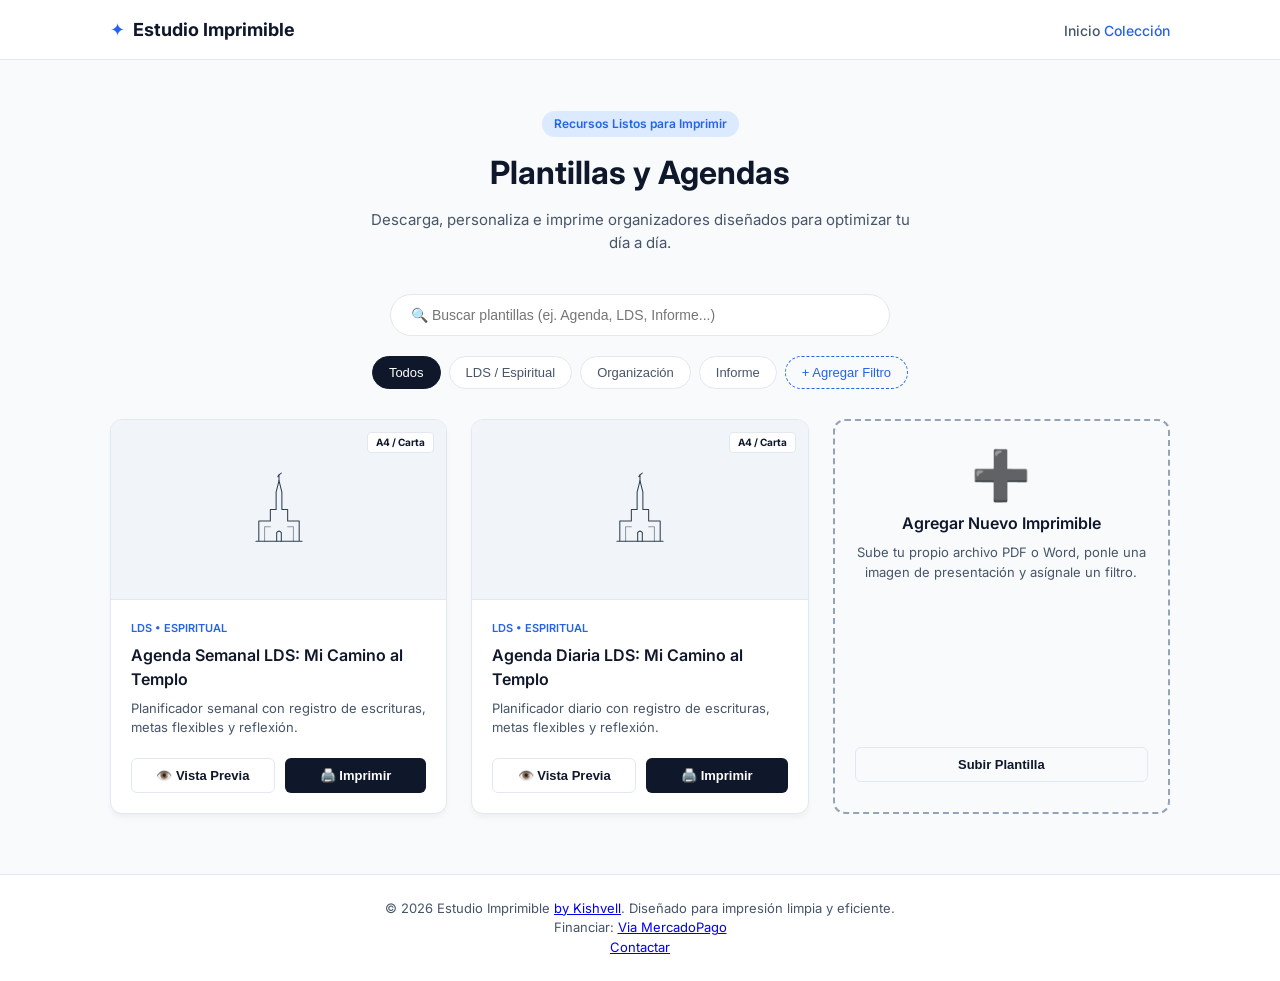
<file: index.html>
<!DOCTYPE html>
<html lang="es">

<head>
    <meta charset="UTF-8">
    <meta name="viewport" content="width=device-width, initial-scale=1.0">
    <title>Estudio Imprimible | Catálogo de Plantillas</title>
    <meta name="description" content="Empresa de Impresión y Diseño">
    <meta name="keywords" content="impresión, diseño, plantillas, agendas">
    <meta name="author" content="Kishvell">
    <meta property="og:title" content="Kishvell | Empresa de Impresión y Diseño">
    <meta property="og:description" content="Empresa de Impresión y Diseño">
    <meta property="og:image" content="./img/profile.jpeg">
    <meta property="og:type" content="website">
    <meta property="og:locale" content="es_AR">
    <link rel="icon" href="./images/icons8-print.gif" type="image/gif">
    <link rel="preconnect" href="https://fonts.googleapis.com">
    <link rel="preconnect" href="https://fonts.gstatic.com" crossorigin>
    <link
        href="https://fonts.googleapis.com/css2?family=Playfair+Display:wght@600;700&family=Inter:wght@300;400;500;600;700&display=swap"
        rel="stylesheet">
    <link rel="stylesheet" href="styles.css">
</head>

<body>

    <!-- Header / Navbar -->
    <header class="navbar">
        <div class="container navbar-content">
            <div class="brand">
                <span class="brand-icon">✦</span>
                <span class="brand-title">Estudio Imprimible</span>
            </div>
            <nav class="nav-links">
                <a href="#">Inicio</a>
                <a href="#catalogo" class="active">Colección</a>
            </nav>
        </div>
    </header>

    <!-- Hero Section -->
    <section class="hero">
        <div class="container hero-content">
            <span class="badge">Recursos Listos para Imprimir</span>
            <h1>Plantillas y Agendas</h1>
            <p>Descarga, personaliza e imprime organizadores diseñados para optimizar tu día a día.</p>
        </div>
    </section>

    <!-- Barra de Búsqueda -->
    <div class="search-container container">
        <input type="text" id="searchInput" placeholder="🔍 Buscar plantillas (ej. Agenda, LDS, Informe...)"
            class="search-input">
    </div>

    <!-- Filtros de Categorías (Actualizados) -->
    <section class="filters container" id="catalogo">
        <button class="filter-btn active" data-filter="all">Todos</button>
        <button class="filter-btn" data-filter="lds">LDS / Espiritual</button>
        <button class="filter-btn" data-filter="organizacion">Organización</button>
        <button class="filter-btn" data-filter="informe">Informe</button>
        <!-- Botón para agregar filtro dinámico -->
        <button class="filter-btn btn-add-filter" id="btnNuevoFiltro">+ Agregar Filtro</button>
    </section>

    <!-- Grilla de Productos Imprimibles -->
    <main class="container catalog-grid" id="catalogGrid">

        <!-- ITEM 1: Agenda Semanal LDS -->
        <article class="card" data-category="lds">
            <div class="card-preview">
                <div class="preview-badge">A4 / Carta</div>
                <svg class="card-svg" viewBox="0 0 100 130" xmlns="http://www.w3.org/2000/svg">
                    <g stroke="#2c3e50" stroke-width="1.8" fill="none" stroke-linecap="round" stroke-linejoin="round">
                        <path
                            d="M10,120 L90,120 M15,120 L15,85 L35,85 L35,65 L45,65 L45,35 L50,15 L55,35 L55,65 L65,65 L65,85 L85,85 L85,120" />
                        <path d="M25,120 L25,95 L35,95" opacity="0.5" />
                        <path d="M75,120 L75,95 L65,95" opacity="0.5" />
                        <path d="M46,120 L46,105 Q50,100 54,105 L54,120" />
                        <path d="M50,15 L50,5 M50,5 L54,2 M50,5 L48,8" />
                    </g>
                </svg>
            </div>
            <div class="card-body">
                <span class="card-tag">LDS • Espiritual</span>
                <h2 class="card-title">Agenda Semanal LDS: Mi Camino al Templo</h2>
                <p class="card-desc">Planificador semanal con registro de escrituras, metas flexibles y reflexión.</p>
                <div class="card-footer">
                    <button class="btn btn-outline btn-preview" data-target="agenda_lds.html"
                        data-title="Agenda Semanal LDS">👁️ Vista Previa</button>
                    <button class="btn btn-primary btn-print-direct" data-target="agenda_lds.html">🖨️ Imprimir</button>
                </div>
            </div>
        </article>

        <!-- ITEM 2: Agenda Diaria LDS -->
        <article class="card" data-category="lds">
            <div class="card-preview">
                <div class="preview-badge">A4 / Carta</div>
                <svg class="card-svg" viewBox="0 0 100 130" xmlns="http://www.w3.org/2000/svg">
                    <g stroke="#2c3e50" stroke-width="1.8" fill="none" stroke-linecap="round" stroke-linejoin="round">
                        <path
                            d="M10,120 L90,120 M15,120 L15,85 L35,85 L35,65 L45,65 L45,35 L50,15 L55,35 L55,65 L65,65 L65,85 L85,85 L85,120" />
                        <path d="M25,120 L25,95 L35,95" opacity="0.5" />
                        <path d="M75,120 L75,95 L65,95" opacity="0.5" />
                        <path d="M46,120 L46,105 Q50,100 54,105 L54,120" />
                        <path d="M50,15 L50,5 M50,5 L54,2 M50,5 L48,8" />
                    </g>
                </svg>
            </div>
            <div class="card-body">
                <span class="card-tag">LDS • Espiritual</span>
                <h2 class="card-title">Agenda Diaria LDS: Mi Camino al Templo</h2>
                <p class="card-desc">Planificador diario con registro de escrituras, metas flexibles y reflexión.</p>
                <div class="card-footer">
                    <button class="btn btn-outline btn-preview" data-target="agenda_lds_diaria.html"
                        data-title="Agenda Diaria LDS">👁️ Vista Previa</button>
                    <button class="btn btn-primary btn-print-direct" data-target="agenda_lds_diaria.html">🖨️ Imprimir</button>
                </div>
            </div>
        </article>

        <!-- ITEM 2: Agregar Nuevo -->
        <article class="card card-add-new" id="cardAddNew" data-always-show="true">
            <div class="card-body">
                <div class="icon-add">➕</div>
                <h2 class="card-title">Agregar Nuevo Imprimible</h2>
                <p class="card-desc">Sube tu propio archivo PDF o Word, ponle una imagen de presentación y asígnale un
                    filtro.</p>
                <div class="card-footer" style="width: 100%;">
                    <button class="btn btn-outline" id="btnOpenAddModal">Subir Plantilla</button>
                </div>
            </div>
        </article>

    </main>

    <!-- Footer -->
    <footer class="footer">
        <div class="container footer-content">
            <p>© 2026 Estudio Imprimible <a href="https://github.com/Kishvell">by Kishvell</a>. Diseñado para impresión limpia y eficiente.</p>
            <p>Financiar: <a href="https://link.mercadopago.com.ar/spacemusic">Via MercadoPago</a></p>
            <p><a href="https://wa.me/5491149358281?text=Hola,%20quiero%20más%20información">Contactar</a></p>
        </div>
    </footer>

    <iframe id="printIframe" style="display:none;" title="Impresión oculta"></iframe>

    <!-- 1. MODAL: Agregar Nuevo Documento -->
    <div id="addModal" class="modal" aria-hidden="true">
        <div class="modal-overlay close-add-modal"></div>
        <div class="modal-container" style="max-width: 500px; height: auto;">
            <header class="modal-header">
                <h3>Subir Nuevo Documento</h3>
                <button class="modal-close close-add-modal" aria-label="Cerrar">&times;</button>
            </header>
            <div class="modal-body" style="padding: 20px;">
                <form id="addPrintableForm" class="add-form">
                    <div class="form-group">
                        <label>Título de la Plantilla</label>
                        <input type="text" id="newTitle" required placeholder="Ej. Planificador Mensual">
                    </div>
                    <div class="form-group">
                        <label>Categoría / Filtro</label>
                        <select id="newCategory" required>
                            <option value="lds">LDS / Espiritual</option>
                            <option value="organizacion">Organización</option>
                            <option value="informe">Informe</option>
                        </select>
                    </div>
                    <div class="form-group">
                        <label>Imagen de Presentación (JPG/PNG)</label>
                        <input type="file" id="newImage" accept="image/*" required>
                    </div>
                    <div class="form-group">
                        <label>Archivo del Documento (PDF, Word...)</label>
                        <input type="file" id="newFile" accept=".pdf,.doc,.docx,.xls,.xlsx" required>
                    </div>
                </form>
            </div>
            <footer class="modal-footer">
                <button class="btn btn-outline close-add-modal">Cancelar</button>
                <button type="submit" form="addPrintableForm" class="btn btn-primary">Subir Archivo</button>
            </footer>
        </div>
    </div>

    <!-- 2. MODAL: Vista Previa -->
    <div id="previewModal" class="modal" aria-hidden="true">
        <div class="modal-overlay" id="modalOverlay"></div>
        <div class="modal-container">
            <header class="modal-header">
                <h3 id="modalTitle">Vista Previa del Documento</h3>
                <button class="modal-close" id="modalClose" aria-label="Cerrar">&times;</button>
            </header>
            <div class="modal-body">
                <iframe id="modalIframe" src="" title="Vista Previa Imprimible"></iframe>
            </div>
            <footer class="modal-footer">
                <button class="btn btn-outline" id="modalCloseBtn">Volver</button>
                <a href="#" id="modalOpenBtn" target="_blank" class="btn btn-outline">Abrir Archivo</a>
                <button class="btn btn-primary" id="modalPrintBtn">🖨️ Imprimir / Descargar</button>
            </footer>
        </div>
    </div>

    <script src="app.js"></script>
</body>

</html>
</file>
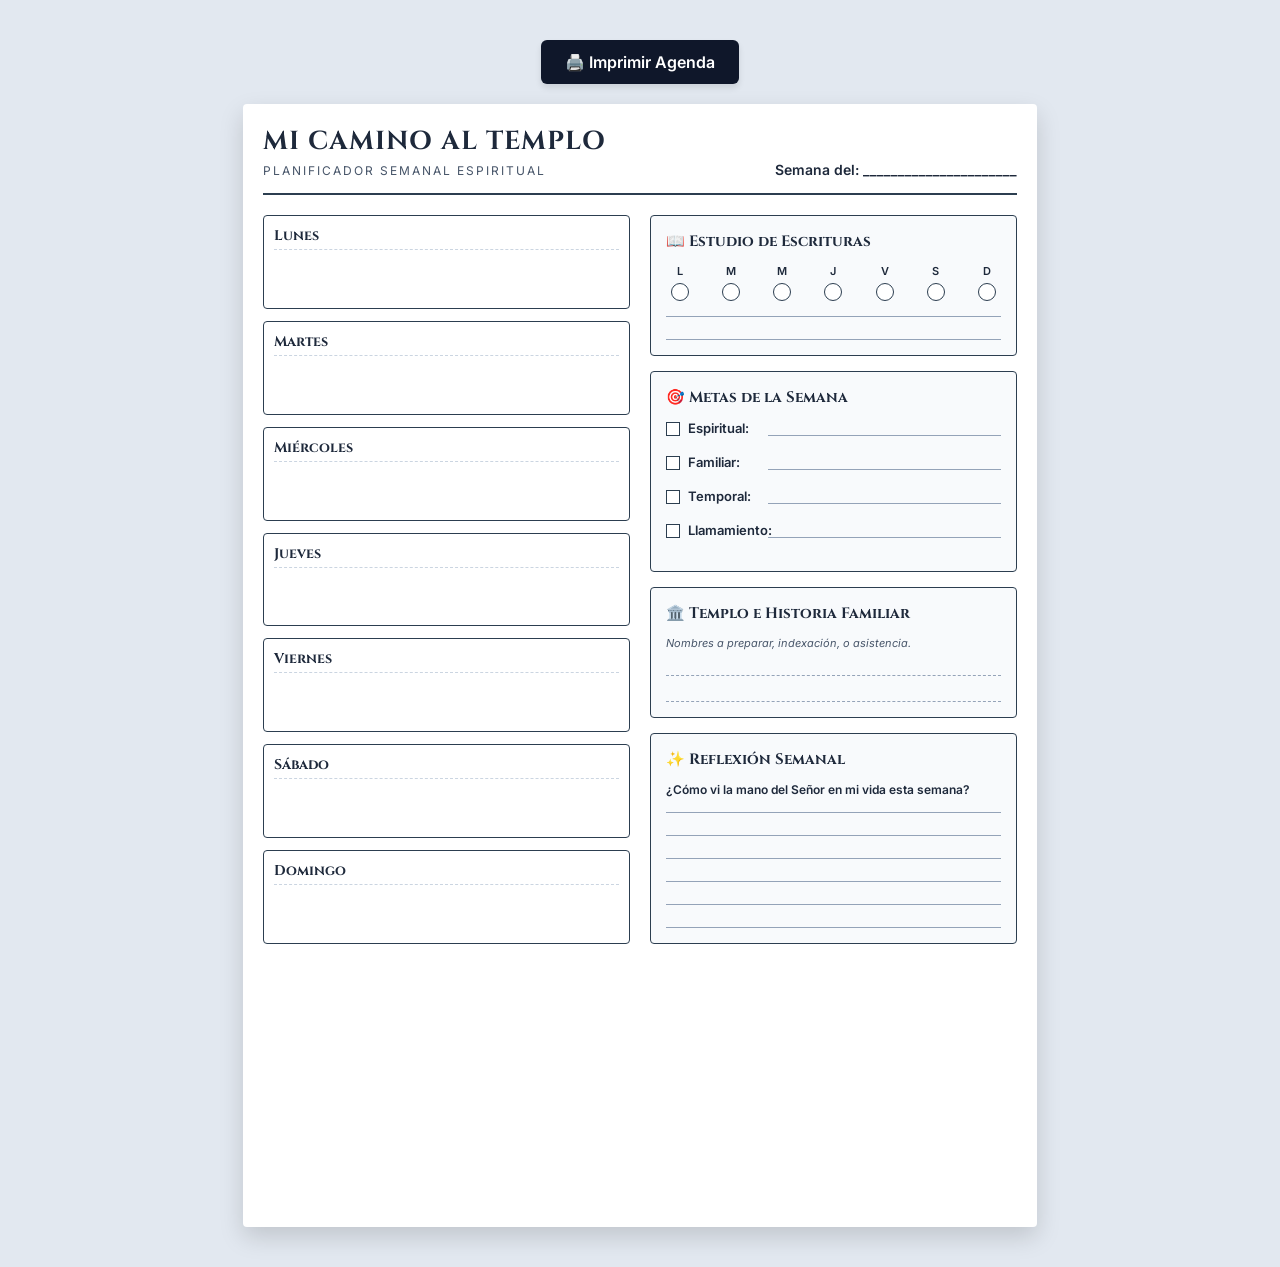
<file: agenda_lds.html>
<!DOCTYPE html>
<html lang="es">

<head>
    <meta charset="UTF-8">
    <meta name="viewport" content="width=device-width, initial-scale=1.0">
    <title>Agenda Semanal LDS - Mi Camino al Templo</title>
    <link rel="preconnect" href="https://fonts.googleapis.com">
    <link rel="preconnect" href="https://fonts.gstatic.com" crossorigin>
    <link href="https://fonts.googleapis.com/css2?family=Cinzel:wght@500;700&family=Inter:wght@300;400;600&display=swap"
        rel="stylesheet">

    <style>
        /* --- ESTILOS BASE --- */
        :root {
            --border-color: #2c3e50;
            --text-main: #1e293b;
        }

        * {
            box-sizing: border-box;
            margin: 0;
            padding: 0;
        }

        body {
            font-family: 'Inter', sans-serif;
            background-color: #e2e8f0;
            color: var(--text-main);
            display: flex;
            flex-direction: column;
            align-items: center;
            padding: 40px 20px;
        }

        /* --- VISUALIZACIÓN EN PANTALLA (Responsive) --- */
        .page {
            background: white;
            width: 100%;
            max-width: 210mm;
            /* Tope máximo: Tamaño A4 */
            min-height: 297mm;
            padding: 20px;
            box-shadow: 0 10px 25px rgba(0, 0, 0, 0.15);
            border-radius: 4px;
            position: relative;
            margin: 0 auto;
        }

        /* Botón de impresión independiente */
        .no-print-bar {
            margin-bottom: 20px;
            width: 100%;
            max-width: 210mm;
            display: flex;
            justify-content: center;
        }

        .btn-print {
            background-color: #0f172a;
            color: white;
            border: none;
            padding: 12px 24px;
            border-radius: 6px;
            font-family: 'Inter', sans-serif;
            font-weight: 600;
            font-size: 16px;
            cursor: pointer;
            box-shadow: 0 4px 6px rgba(0, 0, 0, 0.1);
            transition: background 0.2s;
        }

        .btn-print:hover {
            background-color: #334155;
        }

        /* --- DISEÑO DE LA AGENDA --- */
        header {
            border-bottom: 2px solid var(--border-color);
            padding-bottom: 15px;
            margin-bottom: 20px;
            display: flex;
            justify-content: space-between;
            align-items: flex-end;
        }

        .header-titles h1 {
            font-family: 'Cinzel', serif;
            font-size: 26px;
            text-transform: uppercase;
            letter-spacing: 1px;
            margin-bottom: 4px;
            text-align: left;
        }

        .header-titles p {
            font-size: 12px;
            text-transform: uppercase;
            letter-spacing: 2px;
            color: #475569;
            text-align: left;
        }

        .date-input {
            font-size: 14px;
            font-weight: 600;
        }

        /* Layout Principal */
        .grid-layout {
            display: grid;
            grid-template-columns: 1fr 1fr;
            gap: 20px;
        }

        /* Columna Izquierda: Días */
        .days-column {
            display: flex;
            flex-direction: column;
            gap: 12px;
        }

        .day-box {
            border: 1px solid var(--border-color);
            border-radius: 4px;
            flex-grow: 1;
            padding: 10px;
            min-height: 90px;
        }

        .day-box h3 {
            font-family: 'Cinzel', serif;
            font-size: 14px;
            border-bottom: 1px dashed #cbd5e1;
            padding-bottom: 4px;
            margin-bottom: 8px;
        }

        /* Columna Derecha: Metas y Reflexión */
        .tools-column {
            display: flex;
            flex-direction: column;
            gap: 15px;
        }

        .tool-box {
            border: 1px solid var(--border-color);
            border-radius: 4px;
            padding: 15px;
            background-color: #f8fafc;
        }

        .tool-box h3 {
            font-family: 'Cinzel', serif;
            font-size: 15px;
            margin-bottom: 12px;
            display: flex;
            align-items: center;
            gap: 8px;
        }

        /* Registro de Escrituras */
        .scripture-tracker {
            display: flex;
            justify-content: space-between;
            margin-bottom: 15px;
            padding: 0 5px;
        }

        .tracker-day {
            display: flex;
            flex-direction: column;
            align-items: center;
            gap: 5px;
            font-size: 11px;
            font-weight: 600;
        }

        .circle {
            width: 18px;
            height: 18px;
            border: 1px solid var(--border-color);
            border-radius: 50%;
            background: white;
        }

        /* Líneas para escribir */
        .writing-lines {
            display: flex;
            flex-direction: column;
            gap: 22px;
            margin-top: 15px;
        }

        .line {
            border-bottom: 1px solid #94a3b8;
            width: 100%;
        }

        .dotted-line {
            border-bottom: 1px dashed #94a3b8;
            width: 100%;
            margin-top: 25px;
        }

        /* Checklist de Metas */
        .goal-list {
            list-style: none;
            margin-top: 10px;
        }

        .goal-list li {
            display: flex;
            align-items: flex-end;
            margin-bottom: 18px;
            font-size: 13px;
        }

        .goal-list .box {
            width: 14px;
            height: 14px;
            border: 1px solid var(--border-color);
            margin-right: 8px;
            background: white;
        }

        .goal-list .text {
            width: 75px;
            font-weight: 600;
        }

        .goal-list .fill-line {
            flex-grow: 1;
            border-bottom: 1px solid #94a3b8;
            margin-left: 5px;
        }

        /* --- RESPONSIVE: CELULARES Y TABLETS (Solo pantalla) --- */
        @media screen and (max-width: 768px) {
            body {
                padding: 15px 10px;
            }

            header {
                flex-direction: column;
                align-items: center;
                gap: 15px;
            }

            .header-titles h1,
            .header-titles p,
            .date-input {
                text-align: center;
            }

            .grid-layout {
                grid-template-columns: 1fr;
                /* 1 sola columna en celulares */
            }
        }

        /* --- ESTILOS DE IMPRESIÓN --- */
        @media print {
            @page {
                size: A4 portrait;
                margin: 10mm;
            }

            body {
                background: none;
                padding: 0;
            }

            .no-print-bar {
                display: none !important;
            }

            .page {
                box-shadow: none;
                border: none;
                width: 100% !important;
                max-width: none !important;
                min-height: auto !important;
                padding: 0 !important;
                margin: 0 !important;
            }

            header {
                flex-direction: row !important;
                justify-content: space-between !important;
                align-items: flex-end !important;
            }

            .header-titles h1,
            .header-titles p {
                text-align: left !important;
            }

            .grid-layout {
                grid-template-columns: 1fr 1fr !important;
                /* Obliga a 2 columnas al imprimir */
                gap: 15px !important;
            }

            .tool-box {
                background-color: transparent !important;
                /* Ahorra tinta */
            }

            /* Fuerza bordes negros para impresoras B/N */
            * {
                color: black !important;
                border-color: black !important;
            }
        }
    </style>
</head>

<body>

    <!-- Barra de control (Solo visible en pantalla) -->
    <div class="no-print-bar">
        <button class="btn-print" onclick="window.print()">🖨️ Imprimir Agenda</button>
    </div>

    <!-- Hoja de la Agenda -->
    <div class="page">

        <!-- Encabezado -->
        <header>
            <div class="header-titles">
                <h1>Mi Camino al Templo</h1>
                <p>Planificador Semanal Espiritual</p>
            </div>
            <div class="date-input">
                Semana del: ______________________
            </div>
        </header>

        <div class="grid-layout">

            <!-- Columna Izquierda: Días de la semana -->
            <div class="days-column">
                <div class="day-box">
                    <h3>Lunes</h3>
                </div>
                <div class="day-box">
                    <h3>Martes</h3>
                </div>
                <div class="day-box">
                    <h3>Miércoles</h3>
                </div>
                <div class="day-box">
                    <h3>Jueves</h3>
                </div>
                <div class="day-box">
                    <h3>Viernes</h3>
                </div>
                <div class="day-box">
                    <h3>Sábado</h3>
                </div>
                <div class="day-box">
                    <h3>Domingo</h3>
                </div>
            </div>

            <!-- Columna Derecha: Herramientas Espirituales -->
            <div class="tools-column">

                <!-- 1. Registro de Escrituras -->
                <div class="tool-box">
                    <h3>📖 Estudio de Escrituras</h3>
                    <div class="scripture-tracker">
                        <div class="tracker-day"><span>L</span>
                            <div class="circle"></div>
                        </div>
                        <div class="tracker-day"><span>M</span>
                            <div class="circle"></div>
                        </div>
                        <div class="tracker-day"><span>M</span>
                            <div class="circle"></div>
                        </div>
                        <div class="tracker-day"><span>J</span>
                            <div class="circle"></div>
                        </div>
                        <div class="tracker-day"><span>V</span>
                            <div class="circle"></div>
                        </div>
                        <div class="tracker-day"><span>S</span>
                            <div class="circle"></div>
                        </div>
                        <div class="tracker-day"><span>D</span>
                            <div class="circle"></div>
                        </div>
                    </div>
                    <div class="writing-lines">
                        <div class="line"></div>
                        <div class="line"></div>
                    </div>
                </div>

                <!-- 2. Metas Flexibles -->
                <div class="tool-box">
                    <h3>🎯 Metas de la Semana</h3>
                    <ul class="goal-list">
                        <li>
                            <div class="box"></div><span class="text">Espiritual:</span>
                            <div class="fill-line"></div>
                        </li>
                        <li>
                            <div class="box"></div><span class="text">Familiar:</span>
                            <div class="fill-line"></div>
                        </li>
                        <li>
                            <div class="box"></div><span class="text">Temporal:</span>
                            <div class="fill-line"></div>
                        </li>
                        <li>
                            <div class="box"></div><span class="text">Llamamiento:</span>
                            <div class="fill-line"></div>
                        </li>
                    </ul>
                </div>

                <!-- 3. Preparación para el Templo -->
                <div class="tool-box">
                    <h3>🏛️ Templo e Historia Familiar</h3>
                    <p style="font-size: 11px; color: #475569; margin-bottom: 10px;">
                        <i>Nombres a preparar, indexación, o asistencia.</i>
                    </p>
                    <div class="dotted-line"></div>
                    <div class="dotted-line"></div>
                </div>

                <!-- 4. Reflexión Semanal -->
                <div class="tool-box" style="flex-grow: 1;">
                    <h3>✨ Reflexión Semanal</h3>
                    <p style="font-size: 12px; font-weight: 600; margin-bottom: 15px;">
                        ¿Cómo vi la mano del Señor en mi vida esta semana?
                    </p>
                    <div class="writing-lines">
                        <div class="line"></div>
                        <div class="line"></div>
                        <div class="line"></div>
                        <div class="line"></div>
                        <div class="line"></div>
                        <div class="line"></div>
                    </div>
                </div>

            </div>
        </div>
    </div>

</body>

</html>
</file>
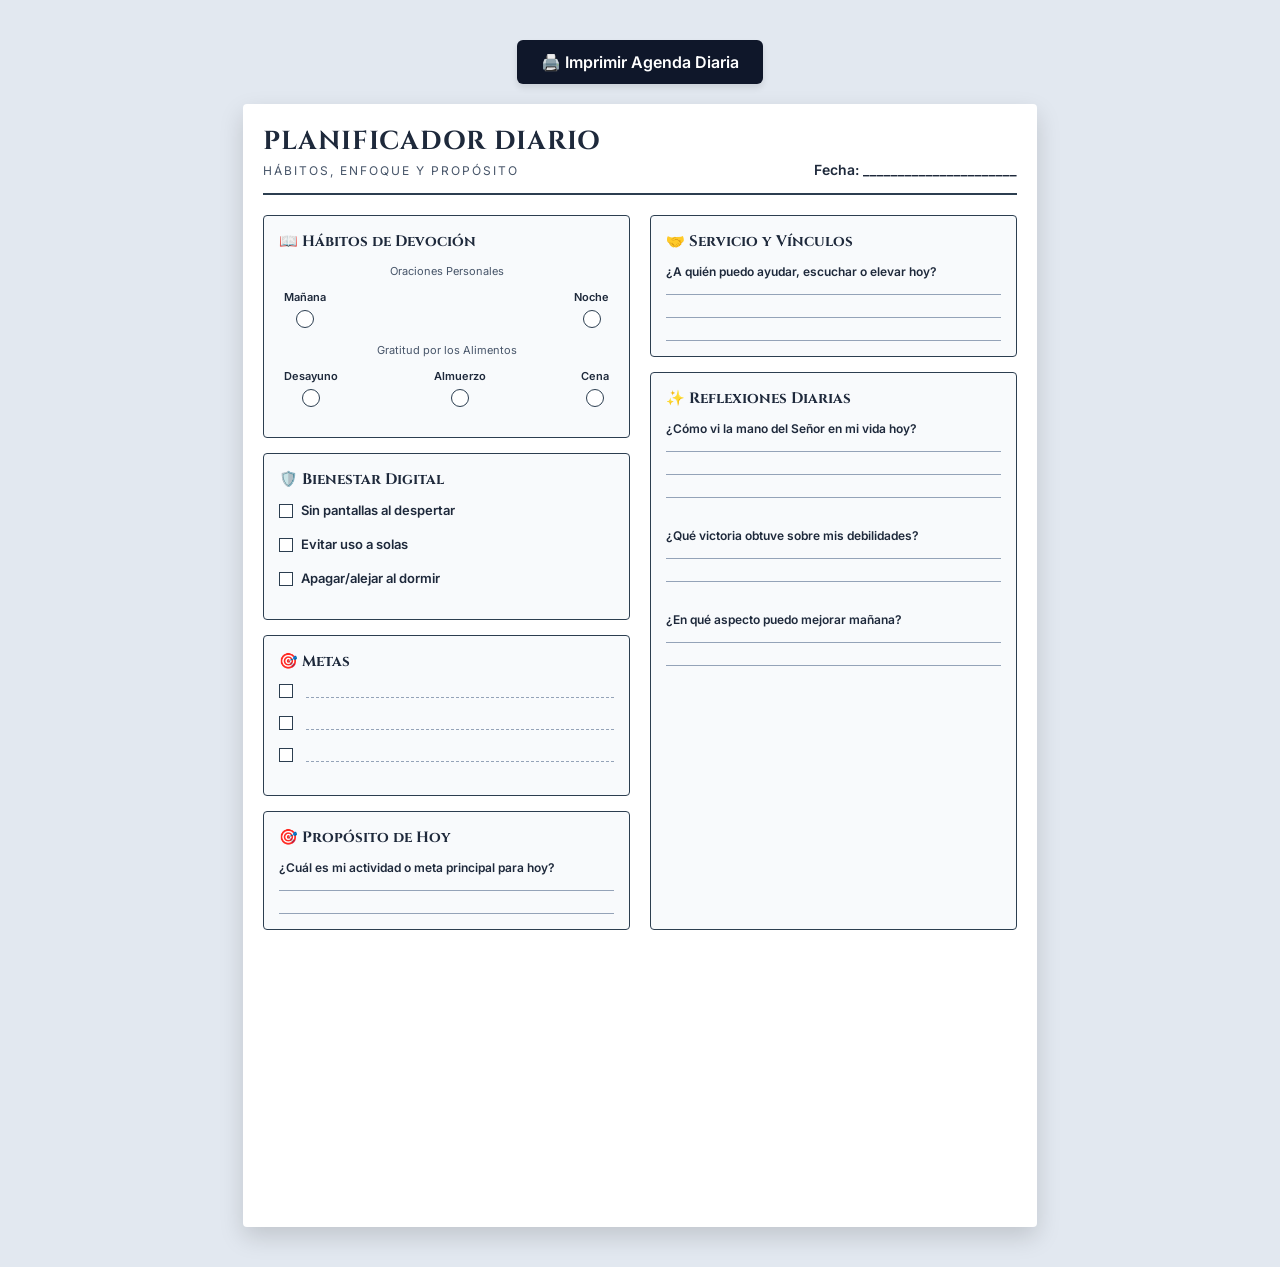
<file: agenda_lds_diaria.html>
<!DOCTYPE html>
<html lang="es">

<head>
    <meta charset="UTF-8">
    <meta name="viewport" content="width=device-width, initial-scale=1.0">
    <title>Agenda Diaria - Crecimiento Espiritual</title>
    <link rel="preconnect" href="https://fonts.googleapis.com">
    <link rel="preconnect" href="https://fonts.gstatic.com" crossorigin>
    <link href="https://fonts.googleapis.com/css2?family=Cinzel:wght@500;700&family=Inter:wght@300;400;600&display=swap"
        rel="stylesheet">

    <style>
        /* --- ESTILOS BASE --- */
        :root {
            --border-color: #2c3e50;
            --text-main: #1e293b;
        }

        * {
            box-sizing: border-box;
            margin: 0;
            padding: 0;
        }

        body {
            font-family: 'Inter', sans-serif;
            background-color: #e2e8f0;
            color: var(--text-main);
            display: flex;
            flex-direction: column;
            align-items: center;
            padding: 40px 20px;
        }

        /* --- VISUALIZACIÓN EN PANTALLA (Responsive) --- */
        .page {
            background: white;
            width: 100%;
            max-width: 210mm;
            min-height: 297mm;
            padding: 20px;
            box-shadow: 0 10px 25px rgba(0, 0, 0, 0.15);
            border-radius: 4px;
            position: relative;
            margin: 0 auto;
        }

        /* Botón de impresión independiente */
        .no-print-bar {
            margin-bottom: 20px;
            width: 100%;
            max-width: 210mm;
            display: flex;
            justify-content: center;
        }

        .btn-print {
            background-color: #0f172a;
            color: white;
            border: none;
            padding: 12px 24px;
            border-radius: 6px;
            font-family: 'Inter', sans-serif;
            font-weight: 600;
            font-size: 16px;
            cursor: pointer;
            box-shadow: 0 4px 6px rgba(0, 0, 0, 0.1);
            transition: background 0.2s;
        }

        .btn-print:hover {
            background-color: #334155;
        }

        /* --- DISEÑO DE LA AGENDA --- */
        header {
            border-bottom: 2px solid var(--border-color);
            padding-bottom: 15px;
            margin-bottom: 20px;
            display: flex;
            justify-content: space-between;
            align-items: flex-end;
        }

        .header-titles h1 {
            font-family: 'Cinzel', serif;
            font-size: 26px;
            text-transform: uppercase;
            letter-spacing: 1px;
            margin-bottom: 4px;
            text-align: left;
        }

        .header-titles p {
            font-size: 12px;
            text-transform: uppercase;
            letter-spacing: 2px;
            color: #475569;
            text-align: left;
        }

        .date-input {
            font-size: 14px;
            font-weight: 600;
        }

        /* Layout Principal */
        .grid-layout {
            display: grid;
            grid-template-columns: 1fr 1fr;
            gap: 20px;
        }

        /* Columnas */
        .tools-column {
            display: flex;
            flex-direction: column;
            gap: 15px;
        }

        .tool-box {
            border: 1px solid var(--border-color);
            border-radius: 4px;
            padding: 15px;
            background-color: #f8fafc;
        }

        .tool-box h3 {
            font-family: 'Cinzel', serif;
            font-size: 15px;
            margin-bottom: 12px;
            display: flex;
            align-items: center;
            gap: 8px;
        }

        /* Registro de Escrituras y Oraciones */
        .scripture-tracker {
            display: flex;
            justify-content: space-between;
            margin-bottom: 15px;
            padding: 0 5px;
        }

        .tracker-day {
            display: flex;
            flex-direction: column;
            align-items: center;
            gap: 6px;
            font-size: 11px;
            font-weight: 600;
        }

        .circle {
            width: 18px;
            height: 18px;
            border: 1px solid var(--border-color);
            border-radius: 50%;
            background: white;
        }

        /* Líneas para escribir */
        .writing-lines {
            display: flex;
            flex-direction: column;
            gap: 22px;
            margin-top: 15px;
        }

        .line {
            border-bottom: 1px solid #94a3b8;
            width: 100%;
        }

        .dotted-line {
            border-bottom: 1px dashed #94a3b8;
            width: 100%;
            margin-top: 25px;
        }

        /* Checklist de Metas */
        .goal-list {
            list-style: none;
            margin-top: 10px;
        }

        .goal-list li {
            display: flex;
            align-items: flex-end;
            margin-bottom: 18px;
            font-size: 13px;
        }

        .goal-list .box {
            width: 14px;
            height: 14px;
            border: 1px solid var(--border-color);
            margin-right: 8px;
            background: white;
            flex-shrink: 0;
        }

        .goal-list .text {
            font-weight: 600;
        }

        .goal-list .fill-line {
            flex-grow: 1;
            border-bottom: 1px dashed #94a3b8;
            margin-left: 5px;
        }

        /* --- RESPONSIVE: CELULARES Y TABLETS (Solo pantalla) --- */
        @media screen and (max-width: 768px) {
            body {
                padding: 15px 10px;
            }

            header {
                flex-direction: column;
                align-items: center;
                gap: 15px;
            }

            .header-titles h1,
            .header-titles p,
            .date-input {
                text-align: center;
            }

            .grid-layout {
                grid-template-columns: 1fr;
            }
        }

        /* --- ESTILOS DE IMPRESIÓN --- */
        @media print {
            @page {
                size: A4 portrait;
                margin: 10mm;
            }

            body {
                background: none;
                padding: 0;
            }

            .no-print-bar {
                display: none !important;
            }

            .page {
                box-shadow: none;
                border: none;
                width: 100% !important;
                max-width: none !important;
                min-height: auto !important;
                padding: 0 !important;
                margin: 0 !important;
            }

            header {
                flex-direction: row !important;
                justify-content: space-between !important;
                align-items: flex-end !important;
            }

            .header-titles h1,
            .header-titles p {
                text-align: left !important;
            }

            .grid-layout {
                grid-template-columns: 1fr 1fr !important;
                gap: 15px !important;
            }

            .tool-box {
                background-color: transparent !important;
            }

            * {
                color: black !important;
                border-color: black !important;
            }
        }
    </style>
</head>

<body>

    <!-- Barra de control -->
    <div class="no-print-bar">
        <button class="btn-print" onclick="window.print()">🖨️ Imprimir Agenda Diaria</button>
    </div>

    <!-- Hoja de la Agenda -->
    <div class="page">

        <!-- Encabezado -->
        <header>
            <div class="header-titles">
                <h1>Planificador Diario</h1>
                <p>Hábitos, Enfoque y Propósito</p>
            </div>
            <div class="date-input">
                Fecha: ______________________
            </div>
        </header>

        <div class="grid-layout">

            <!-- Columna Izquierda -->
            <div class="tools-column">

                <!-- 1. Registro de Devoción -->
                <div class="tool-box">
                    <h3>📖 Hábitos de Devoción</h3>
                    <p
                        style="font-size: 11px; color: #475569; margin-bottom: 12px; margin-top: 5px; text-align: center;">
                        Oraciones Personales
                    </p>
                    <div class="scripture-tracker">
                        <div class="tracker-day"><span>Mañana</span>
                            <div class="circle"></div>
                        </div>
                        <div class="tracker-day"><span>Noche</span>
                            <div class="circle"></div>
                        </div>
                    </div>

                    <p
                        style="font-size: 11px; color: #475569; margin-bottom: 12px; margin-top: 15px; text-align: center;">
                        Gratitud por los Alimentos
                    </p>
                    <div class="scripture-tracker">
                        <div class="tracker-day"><span>Desayuno</span>
                            <div class="circle"></div>
                        </div>
                        <div class="tracker-day"><span>Almuerzo</span>
                            <div class="circle"></div>
                        </div>
                        <div class="tracker-day"><span>Cena</span>
                            <div class="circle"></div>
                        </div>
                    </div>
                </div>

                <!-- 2. Bienestar Digital -->
                <div class="tool-box">
                    <h3>🛡️ Bienestar Digital</h3>
                    <ul class="goal-list">
                        <li>
                            <div class="box"></div><span class="text">Sin pantallas al despertar</span>
                        </li>
                        <li>
                            <div class="box"></div><span class="text">Evitar uso a solas</span>
                        </li>
                        <li>
                            <div class="box"></div><span class="text">Apagar/alejar al dormir</span>
                        </li>
                    </ul>
                </div>

                <!-- 3. Sección Metas -->
                <div class="tool-box">
                    <h3>🎯 Metas</h3>
                    <ul class="goal-list">
                        <li>
                            <div class="box"></div><span class="text"></span>
                            <div class="fill-line"></div>
                        </li>
                        <li>
                            <div class="box"></div><span class="text"></span>
                            <div class="fill-line"></div>
                        </li>
                        <li>
                            <div class="box"></div><span class="text"></span>
                            <div class="fill-line"></div>
                        </li>
                    </ul>
                </div>

                <!-- 4. Propósito del día -->
                <div class="tool-box" style="flex-grow: 1;">
                    <h3>🎯 Propósito de Hoy</h3>
                    <p style="font-size: 12px; font-weight: 600; margin-bottom: 10px;">
                        ¿Cuál es mi actividad o meta principal para hoy?
                    </p>
                    <div class="writing-lines">
                        <div class="line"></div>
                        <div class="line"></div>
                    </div>
                </div>

            </div>

            <!-- Columna Derecha -->
            <div class="tools-column">

                <!-- 5. Servicio y Vínculos -->
                <div class="tool-box">
                    <h3>🤝 Servicio y Vínculos</h3>
                    <p style="font-size: 12px; font-weight: 600; margin-bottom: 15px;">
                        ¿A quién puedo ayudar, escuchar o elevar hoy?
                    </p>
                    <div class="writing-lines">
                        <div class="line"></div>
                        <div class="line"></div>
                        <div class="line"></div>
                    </div>
                </div>

                <!-- 6. Reflexiones Diarias -->
                <div class="tool-box" style="flex-grow: 1;">
                    <h3>✨ Reflexiones Diarias</h3>

                    <p style="font-size: 12px; font-weight: 600; margin-bottom: 15px;">
                        ¿Cómo vi la mano del Señor en mi vida hoy?
                    </p>
                    <div class="writing-lines">
                        <div class="line"></div>
                        <div class="line"></div>
                        <div class="line"></div>
                    </div>

                    <p style="font-size: 12px; font-weight: 600; margin-bottom: 15px; margin-top: 30px;">
                        ¿Qué victoria obtuve sobre mis debilidades?
                    </p>
                    <div class="writing-lines">
                        <div class="line"></div>
                        <div class="line"></div>
                    </div>

                    <p style="font-size: 12px; font-weight: 600; margin-bottom: 15px; margin-top: 30px;">
                        ¿En qué aspecto puedo mejorar mañana?
                    </p>
                    <div class="writing-lines">
                        <div class="line"></div>
                        <div class="line"></div>
                    </div>
                </div>

            </div>
        </div>
    </div>

</body>

</html>
</file>
<file: styles.css>
:root {
    --bg-main: #f8fafc;
    --surface: #ffffff;
    --text-primary: #0f172a;
    --text-secondary: #475569;
    --accent: #2563eb;
    --border: #e2e8f0;
    --radius: 12px;
    --shadow: 0 4px 6px -1px rgba(0, 0, 0, 0.05);
    --shadow-hover: 0 10px 15px -3px rgba(0, 0, 0, 0.1);
}

* {
    box-sizing: border-box;
    margin: 0;
    padding: 0;
}

body {
    font-family: 'Inter', system-ui, sans-serif;
    background-color: var(--bg-main);
    color: var(--text-primary);
    line-height: 1.5;
}

.container {
    max-width: 1100px;
    margin: 0 auto;
    padding: 0 20px;
}

/* Navbar */
.navbar {
    background-color: var(--surface);
    border-bottom: 1px solid var(--border);
    padding: 16px 0;
    position: sticky;
    top: 0;
    z-index: 100;
}

.navbar-content {
    display: flex;
    justify-content: space-between;
    align-items: center;
}

.brand {
    display: flex;
    align-items: center;
    gap: 8px;
    font-weight: 700;
    font-size: 18px;
}

.brand-icon {
    color: var(--accent);
}

.nav-links a {
    text-decoration: none;
    color: var(--text-secondary);
    font-size: 14px;
    font-weight: 500;
}

.nav-links a:hover,
.nav-links a.active {
    color: var(--accent);
}

/* Hero */
.hero {
    padding: 50px 0 20px 0;
    text-align: center;
}

.badge {
    display: inline-block;
    background: #dbeafe;
    color: var(--accent);
    font-size: 12px;
    font-weight: 600;
    padding: 4px 12px;
    border-radius: 20px;
    margin-bottom: 12px;
}

.hero h1 {
    font-size: 32px;
    font-weight: 700;
    margin-bottom: 12px;
}

.hero p {
    color: var(--text-secondary);
    max-width: 550px;
    margin: 0 auto;
    font-size: 15px;
}

/* Buscador */
.search-container {
    text-align: center;
    margin: 20px auto;
}

.search-input {
    width: 100%;
    max-width: 500px;
    padding: 12px 20px;
    border: 1px solid var(--border);
    border-radius: 24px;
    font-size: 14px;
    outline: none;
    transition: border-color 0.2s, box-shadow 0.2s;
}

.search-input:focus {
    border-color: var(--accent);
    box-shadow: 0 0 0 3px rgba(37, 99, 235, 0.1);
}

/* Filtros */
.filters {
    display: flex;
    justify-content: center;
    gap: 8px;
    margin-bottom: 30px;
    flex-wrap: wrap;
}

.filter-btn {
    background: var(--surface);
    border: 1px solid var(--border);
    padding: 8px 16px;
    border-radius: 20px;
    font-size: 13px;
    font-weight: 500;
    color: var(--text-secondary);
    cursor: pointer;
    transition: all 0.2s;
}

.filter-btn:hover,
.filter-btn.active {
    background: var(--text-primary);
    color: #fff;
    border-color: var(--text-primary);
}

/* Grilla */
.catalog-grid {
    display: grid;
    grid-template-columns: repeat(auto-fill, minmax(300px, 1fr));
    gap: 24px;
    margin-bottom: 60px;
}

.card {
    background: var(--surface);
    border: 1px solid var(--border);
    border-radius: var(--radius);
    overflow: hidden;
    box-shadow: var(--shadow);
    display: flex;
    flex-direction: column;
    transition: transform 0.2s;
}

.card:hover {
    transform: translateY(-4px);
    box-shadow: var(--shadow-hover);
}

.card-preview {
    height: 180px;
    background-color: #f1f5f9;
    display: flex;
    align-items: center;
    justify-content: center;
    position: relative;
    border-bottom: 1px solid var(--border);
}

.card-svg {
    width: 60px;
    height: 75px;
}

.preview-badge {
    position: absolute;
    top: 12px;
    right: 12px;
    background: rgba(255, 255, 255, 0.9);
    font-size: 10px;
    font-weight: 700;
    padding: 2px 8px;
    border-radius: 4px;
    border: 1px solid var(--border);
}

.placeholder-bg {
    background-color: #f8fafc;
}

.placeholder-icon {
    font-size: 40px;
    opacity: 0.3;
}

.card-body {
    padding: 20px;
    display: flex;
    flex-direction: column;
    flex-grow: 1;
}

.card-tag {
    font-size: 11px;
    font-weight: 600;
    text-transform: uppercase;
    color: var(--accent);
    margin-bottom: 6px;
}

.card-title {
    font-size: 16px;
    font-weight: 600;
    margin-bottom: 8px;
    color: var(--text-primary);
}

.card-desc {
    font-size: 13px;
    color: var(--text-secondary);
    margin-bottom: 20px;
    flex-grow: 1;
}

.card-footer {
    display: flex;
    gap: 10px;
}

/* Botones */
.btn {
    flex: 1;
    padding: 9px 12px;
    border-radius: 6px;
    font-size: 13px;
    font-weight: 600;
    text-align: center;
    text-decoration: none;
    cursor: pointer;
    border: none;
    transition: background 0.2s;
}

.btn-primary {
    background-color: var(--text-primary);
    color: #ffffff;
}

.btn-primary:hover {
    background-color: #1e293b;
}

.btn-outline {
    background: transparent;
    border: 1px solid var(--border);
    color: var(--text-primary);
}

.btn-outline:hover {
    background-color: #f1f5f9;
}

.btn-disabled {
    background-color: #f1f5f9;
    color: #94a3b8;
    cursor: not-allowed;
}

/* Footer */
.footer {
    border-top: 1px solid var(--border);
    padding: 24px 0;
    text-align: center;
    font-size: 13px;
    color: var(--text-secondary);
    background: var(--surface);
}

/* --- Modal de Vista Previa --- */
.modal {
    position: fixed;
    top: 0;
    left: 0;
    width: 100vw;
    height: 100vh;
    display: flex;
    align-items: center;
    justify-content: center;
    z-index: 1000;
    opacity: 0;
    visibility: hidden;
    transition: opacity 0.25s;
}

.modal.active {
    opacity: 1;
    visibility: visible;
}

.modal-overlay {
    position: absolute;
    top: 0;
    left: 0;
    width: 100%;
    height: 100%;
    background: rgba(15, 23, 42, 0.6);
    backdrop-filter: blur(4px);
}

.modal-container {
    position: relative;
    background: #ffffff;
    width: 90%;
    max-width: 850px;
    height: 88vh;
    border-radius: 12px;
    box-shadow: 0 20px 25px -5px rgba(0, 0, 0, 0.2);
    display: flex;
    flex-direction: column;
    overflow: hidden;
    transform: translateY(20px);
    transition: transform 0.25s;
    z-index: 1001;
}

.modal.active .modal-container {
    transform: translateY(0);
}

.modal-header {
    display: flex;
    justify-content: space-between;
    align-items: center;
    padding: 14px 20px;
    border-bottom: 1px solid var(--border);
}

.modal-close {
    background: none;
    border: none;
    font-size: 22px;
    cursor: pointer;
    color: var(--text-secondary);
}

.modal-close:hover {
    color: var(--text-primary);
}

.modal-body {
    flex: 1;
    background: #f1f5f9;
    position: relative;
}

.modal-body iframe {
    width: 100%;
    height: 100%;
    border: none;
}

.modal-footer {
    display: flex;
    justify-content: flex-end;
    gap: 10px;
    padding: 12px 20px;
    border-top: 1px solid var(--border);
}

/* --- Tarjeta Especial: Agregar Nuevo --- */
.card-add-new {
    background: transparent;
    border: 2px dashed #94a3b8;
    box-shadow: none;
    text-align: center;
}

.card-add-new:hover {
    border-color: var(--accent);
    background: #eff6ff;
    box-shadow: none;
}

.card-add-new .card-body {
    align-items: center;
    justify-content: center;
    padding: 30px 20px;
}

.icon-add {
    font-size: 48px;
    margin-bottom: 12px;
    line-height: 1;
}

/* --- Formulario y Modal de Subida --- */
.add-form {
    display: flex;
    flex-direction: column;
    gap: 16px;
}

.form-group {
    display: flex;
    flex-direction: column;
    gap: 6px;
}

.form-group label {
    font-size: 13px;
    font-weight: 600;
    color: var(--text-primary);
}

.form-group input[type="text"],
.form-group select {
    padding: 10px 14px;
    border: 1px solid var(--border);
    border-radius: 6px;
    font-size: 14px;
    outline: none;
    font-family: inherit;
}

.form-group input[type="file"] {
    font-size: 13px;
    padding: 10px;
    border: 1px dashed #94a3b8;
    border-radius: 6px;
    background: #f8fafc;
    cursor: pointer;
}

/* --- Botón Especial de Filtro --- */
.btn-add-filter {
    border-style: dashed;
    background: transparent;
    color: var(--accent);
    border-color: var(--accent);
}

.btn-add-filter:hover {
    background: var(--accent) !important;
    color: white !important;
    border-color: var(--accent) !important;
}
</file>
